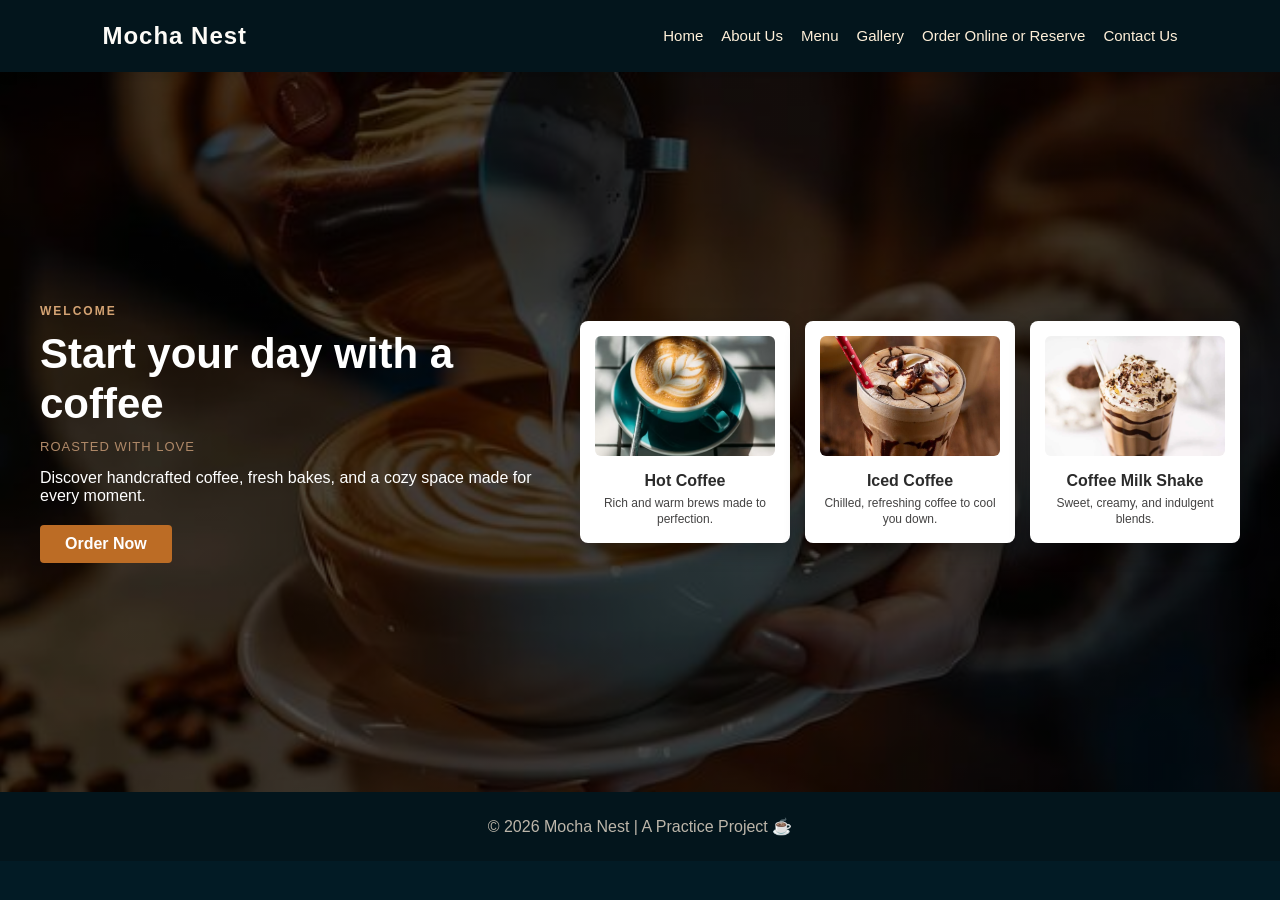
<file: index.html>
<!DOCTYPE html>
<html lang="en">
<head>
    <meta charset="UTF-8"> <!--helps to get all the contain properly on the page.-->
    <meta name="viewport" content="width=device-width, initial-scale=1.0">
    <title>Caffe</title>
    <link rel="stylesheet" href="style.css"> <!--to access the style-->
</head>
<body>
   <div class="navbar"> <!--div makes a box of container & navbar is a class name for css-->
    <div class="logo">Mocha Nest</div>
    <ul class="nav-links">    <!--unorder list with class name nav-links.-->
        <li><a href="index.html">Home</a></li> <!--it creates a clickable link like when clicking on home it opens index.html file contain.-->
        <li><a href="about.html">About Us</a></li>
        <li><a href="menu.html">Menu</a></li>
        <li><a href="gallery.html">Gallery</a></li>
        <li><a href="order.html">Order Online or Reserve</a></li>
        <li><a href="contact.html">Contact Us</a></li>
    </ul>
</div>
   <section class="hero-template"> <!--section is used to groups the related content.-->
    <div class="hero-left"> <!--creates a box container at the left.-->
        <span class="welcome-tag">WELCOME</span> <!--span is used for inline text like small text.-->
        <h1>Start your day with a coffee</h1>
        <p class="roasted-text">ROASTED WITH LOVE</p>
        <p>Discover handcrafted coffee, fresh bakes, and a cozy space made for every moment.</p>
        <a href="menu.html" class="btn-order">Order Now</a> <!--clickable btn order(when clicks on it it will open the menu)and class=btn-order is class name for the css styling-->
    </div>
    <div class="hero-cards"> <!--creates a box container-->
        <div class="card-item"> <!--1st box for img-->
            <img src="hot-coffee.jpg" alt="Hot Coffee"> <!--insert the img and alt is used if the img is not displayed then it will show the text of alt.-->
            <h3>Hot Coffee</h3> <!--heading for the img-->
            <p>Rich and warm brews made to perfection.</p> <!--para/description for the img-->
        </div>
        <div class="card-item"> <!--2nd container-->
            <img src="iced-coffee.jpg" alt="Iced Coffee">
            <h3>Iced Coffee</h3>
            <p>Chilled, refreshing coffee to cool you down.</p>
        </div>
        <div class="card-item">
            <img src="milkshake.jpg" alt="Coffee Milk Shake">
            <h3>Coffee Milk Shake</h3>
            <p>Sweet, creamy, and indulgent blends.</p>
        </div>
    </div>
</section>
<footer>
        <p>© 2026 Mocha Nest | A Practice Project ☕</p>
    </footer>
</body>
</html>
</file>
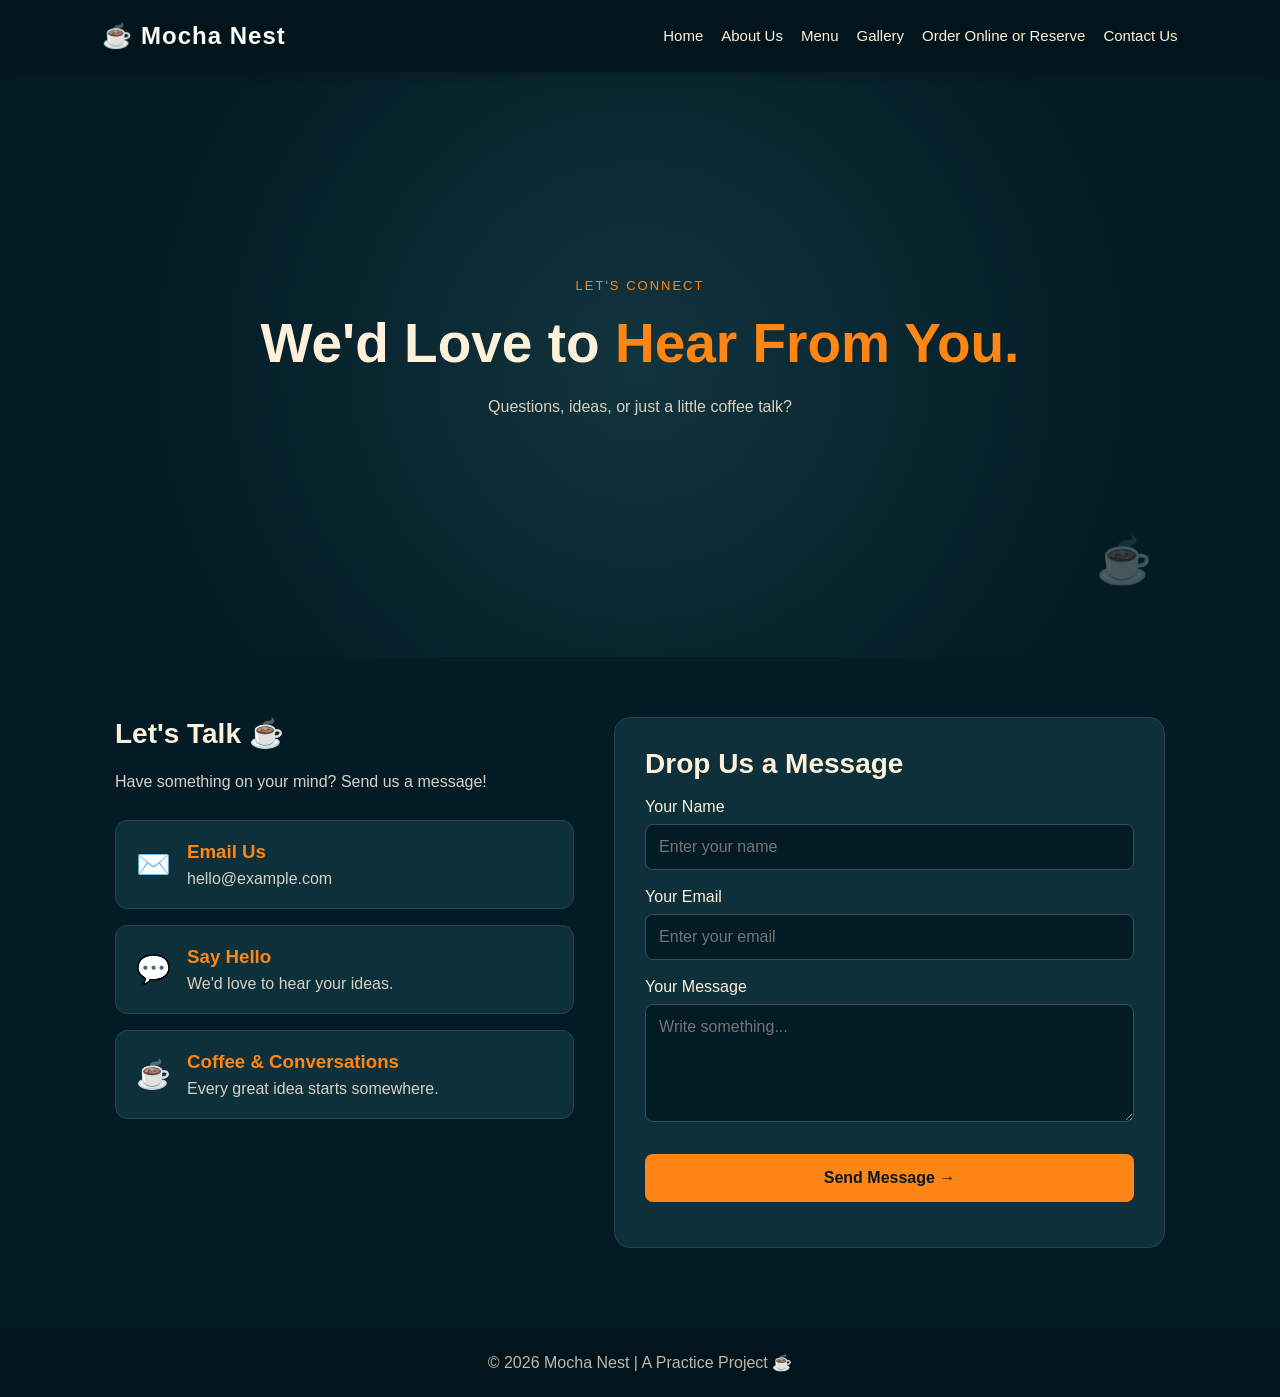
<file: contact.html>
<!DOCTYPE html>
<html lang="en">
<head>
    <meta charset="UTF-8">
    <meta name="viewport" content="width=device-width, initial-scale=1.0">
    <title>Contact Us | Mocha Nest</title>
    <link rel="stylesheet" href="style.css">
</head>
<body>

    <nav class="navbar">
        <h2 class="logo">☕ Mocha Nest</h2>

        <div class="nav-links">
        <li><a href="index.html">Home</a></li>
        <li><a href="about.html">About Us</a></li>
        <li><a href="menu.html">Menu</a></li>
        <li><a href="gallery.html">Gallery</a></li>
        <li><a href="order.html">Order Online or Reserve</a></li>
        <li><a href="contact.html">Contact Us</a></li>
        </div>
    </nav>

    <header class="hero">
        <p class="tagline">LET'S CONNECT</p>
        <h1>We'd Love to <span>Hear From You.</span></h1>
        <p>Questions, ideas, or just a little coffee talk?</p>
    </header>

    <main class="contact-container">

        <section class="contact-info">
            <h2>Let's Talk ☕</h2>
            <p>Have something on your mind? Send us a message!</p>

            <div class="info-card">
                <span>✉️</span>
                <div>
                    <h3>Email Us</h3>
                    <p>hello@example.com</p>
                </div>
            </div>

            <div class="info-card">
                <span>💬</span>
                <div>
                    <h3>Say Hello</h3>
                    <p>We'd love to hear your ideas.</p>
                </div>
            </div>

            <div class="info-card">
                <span>☕</span>
                <div>
                    <h3>Coffee & Conversations</h3>
                    <p>Every great idea starts somewhere.</p>
                </div>
            </div>
        </section>

        <section class="form-section">
            <h2>Drop Us a Message</h2>

            <form id="contactForm" novalidate>

                <label for="name">Your Name</label>
                <input type="text" id="name"
                       placeholder="Enter your name">
                <small class="error" id="nameError"></small>

                <label for="email">Your Email</label>
                <input type="email" id="email"
                       placeholder="Enter your email">
                <small class="error" id="emailError"></small>

                <label for="message">Your Message</label>
                <textarea id="message" rows="5"
                          placeholder="Write something..."></textarea>
                <small class="error" id="messageError"></small>

                <button type="submit" class="send-btn">
                    Send Message →
                </button>

                <p id="formStatus" aria-live="polite"></p>
            </form>
        </section>

    </main>

    <footer>
        <p>© 2026 Mocha Nest | A Practice Project ☕</p>
    </footer>

    <script src="contact.js"></script>
</body>
</html>
</file>
<file: style.css>
body {
    margin: 0;  /*remove the default outer space around the page*/
    font-family: 'Poppins', sans-serif, Arial;
    background-color: #fae8c6;
    color:#8b4e1c;
}
.navbar {
    display: flex;
    justify-content: space-between; /*arrange its element with flexbox*/
    align-items: center;
    background-color:rgba(2,27,37,0.65);
    padding: 15px 40px;
    box-shadow: 0 4px 10px rgba(0, 0, 0, 0.1);
}
.navbar .logo {
    color: #FDFBF7; 
    font-size: 24px;
    font-weight: bold;
    letter-spacing: 1px;
}
/* Navigation Links List */
.nav-links {
    list-style: none; /*removes bullet point*/
    display: flex; /*arrange in horizontal*/
    gap: 25px; /* Spaces out the links nicely */
    margin: 0; /*removes outside spacing*/
    padding: 0; /*removes inside spacing*/
}
/* Individual Links */
.nav-links a { /* a is for inside the nav link */
    text-decoration: none; /*removes the default underline*/
    color: #e3d5ca; /* Soft light brown/cream */
    font-size: 15px;
    font-weight: 500;
    transition: color 0.3s ease; /*smoothly changes the colour over 0.3 seconds.*/
    position: relative;
    padding-bottom: 5px;
}
/* Hover Effect: Turns gold and adds an underline animation */
.nav-links a:hover, 
.nav-links a.active {
    color: #d4a373;
}
.nav-links a::after {
    content: '';
    position: absolute;
    width: 0;
    height: 2px;
    bottom: 0;
    left: 0;
    background-color: #d4a373;
    transition: width 0.3s ease;
}
.nav-links a:hover::after,
.nav-links a.active::after {
    width: 100%;
}
.hero-template {
    display: flex;
    align-items: center;
    justify-content: space-between;
    padding: 60px 40px;
    background: linear-gradient(rgba(0, 0, 0, 0.7), rgba(0, 0, 0, 0.7)), url('hero-coffee.jpg');
    background-size: cover;
    background-position: center;
    color: #ffffff;
    min-height: 80vh;
    gap: 40px;
}
.hero-left {
    flex: 1;
    max-width: 500px;
}
.welcome-tag {
    font-size: 12px;
    letter-spacing: 2px;
    color: #d4a373;
    font-weight: bold;
}
.hero-left h1 {
    font-size: 42px;
    margin: 10px 0;
    line-height: 1.2;
}
.roasted-text {
    font-size: 13px;
    letter-spacing: 1px;
    color: #b08968;
    margin-bottom: 15px;
}
.btn-order {
    display: inline-block;
    padding: 10px 25px;
    background-color: #bc6c25;
    color: #ffffff;
    border-radius: 4px;
    text-decoration: none;
    font-weight: bold;
    margin-top: 20px;
}
.hero-cards {
    flex: 1.2;
    display: flex;
    gap: 15px;
}
.card-item {
    background: #ffffff;
    color: #2b2b2b;
    border-radius: 8px;
    overflow: hidden;
    padding: 15px;
    text-align: center;
    box-shadow: 0 8px 20px rgba(0,0,0,0.3);
    flex: 1;
}
.card-item img {
    width: 100%;
    height: 120px;
    object-fit: cover;
    border-radius: 6px;
}
.card-item h3 {
    font-size: 16px;
    margin: 12px 0 6px 0;
}
.card-item p {
    font-size: 12px;
    color: #444343;
    line-height: 1.3;
}
#animation
/* ===== HOME PAGE ANIMATIONS ===== */
/* 1. Smooth entrance for the hero section */
.hero-template {
    animation: heroFadeIn 1.2s ease-in-out both;
}
/* 2. Welcome text slides in from the left */
.hero-left {
    animation: slideInLeft 1s ease-out both;
}
/* 3. Heading appears smoothly */
.hero-left h1 {
    animation: fadeInUp 1s ease-out 0.3s both;
}
/* 4. Coffee cards slide up one by one */
.card-item {
    opacity: 0;
    animation: cardSlideUp 0.8s ease-out forwards;
    transition: transform 0.35s ease, box-shadow 0.35s ease;
}
.card-item:nth-child(1) {
    animation-delay: 0.3s;
}
.card-item:nth-child(2) {
    animation-delay: 0.6s;
}
.card-item:nth-child(3) {
    animation-delay: 0.9s;
}
/* 5. Cards lift up when hovered */
.card-item:hover {
    transform: translateY(-12px) scale(1.03);
    box-shadow: 0 15px 30px rgba(0, 0, 0, 0.4);
}
/* 6. Coffee images zoom on hover */
.card-item img {
    transition: transform 0.5s ease;
}
.card-item:hover img {
    transform: scale(1.08);
}
/* 7. Order button animation */
.btn-order {
    transition: transform 0.3s ease,
                background-color 0.3s ease,
                box-shadow 0.3s ease;
}
.btn-order:hover {
    background-color: #d4a373;
    transform: translateY(-4px) scale(1.05);
    box-shadow: 0 8px 18px rgba(212, 163, 115, 0.4);
}
.btn-order:active {
    transform: scale(0.96);
}
/* 8. Background image slowly zooms in */
@keyframes heroFadeIn {
    from {
        opacity: 0;
    }
    to {
        opacity: 1;
    }
}
/* 9. Text slides in from the left */
@keyframes slideInLeft {
    from {
        opacity: 0;
        transform: translateX(-45px);
    }
    to {
        opacity: 1;
        transform: translateX(0);
    }
}
/* 10. Text moves upward while appearing */
@keyframes fadeInUp {
    from {
        opacity: 0;
        transform: translateY(25px);
    }
    to {
        opacity: 1;
        transform: translateY(0);
    }
}
/* 11. Coffee cards rise into view */
@keyframes cardSlideUp {
    from {
        opacity: 0;
        transform: translateY(45px);
    }
    to {
        opacity: 1;
        transform: translateY(0);
    }
}
/* 12. Respect reduced-motion preferences */
@media (prefers-reduced-motion: reduce) {
    .hero-template,
    .hero-left,
    .hero-left h1,
    .card-item {
        animation: none;
        opacity: 1;
    }

    .card-item,
    .card-item img,
    .btn-order {
        transition: none;
    }
}
/*About css*/
* {
    margin: 0;
    padding: 0;
    box-sizing: border-box;
}

html {
    scroll-behavior: smooth;
}

body {
    background: #021b25;
    color: #fff0d9;
    font-family: Arial, sans-serif;
}

/* Navigation bar */
.navbar {
    display: flex;
    justify-content: space-between;
    align-items: center;
    padding: 22px 8%;
    background: #03151c;
    position: sticky;
    top: 0;
    z-index: 10;
}

.logo {
    color: #ff8615;
}

.nav-links {
    display: flex;
    gap: 25px;
}

.nav-links a {
    color: #fff0d9;
    text-decoration: none;
    transition: color 0.3s;
}

.nav-links a:hover {
    color: #ff8615;
}

/* Hero section */
.hero {
    min-height: 65vh;
    display: flex;
    flex-direction: column;
    justify-content: center;
    align-items: center;
    text-align: center;
    padding: 60px 20px;
    background: radial-gradient(circle, #12343d, #021b25 70%);
}

.tagline {
    color: #ff8615;
    letter-spacing: 3px;
    font-size: 13px;
    margin-bottom: 18px;
}

.hero h1 {
    font-size: clamp(35px, 6vw, 65px);
    margin-bottom: 18px;
    animation: fadeUp 0.8s ease both;
}

.hero h1 span {
    color: #ff8615;
}

.hero > p:not(.tagline) {
    color: #d8d0c3;
    margin-bottom: 30px;
}

.btn {
    display: inline-block;
    background: #ff8615;
    color: #021b25;
    padding: 14px 25px;
    border-radius: 8px;
    text-decoration: none;
    font-weight: bold;
    transition: transform 0.3s, background 0.3s;
}

.btn:hover {
    background: #ffa344;
    transform: translateY(-4px);
}

/* Story section */
.story {
    display: flex;
    align-items: center;
    gap: 50px;
    padding: 80px 8%;
}

.story-image,
.story-text {
    flex: 1;
}

.story-image img {
    width: 100%;
    display: block;
    border-radius: 18px;
    box-shadow: 0 10px 35px #0005;
}

.story-text h2,
.values h2 {
    font-size: 32px;
    margin-bottom: 20px;
}

.story-text > p:not(.tagline) {
    color: #d8d0c3;
    line-height: 1.8;
    margin-bottom: 15px;
}

/* Value cards */
.values {
    padding: 60px 8%;
    text-align: center;
    background: #03151c;
}

.value-cards {
    display: flex;
    gap: 22px;
    margin-top: 35px;
}

.card {
    flex: 1;
    padding: 30px 20px;
    background: #0d303a;
    border: 1px solid #244550;
    border-radius: 14px;
    transition: transform 0.3s, border-color 0.3s;
}

.card:hover {
    transform: translateY(-8px);
    border-color: #ff8615;
}

.card h3 {
    color: #ff8615;
    margin-bottom: 14px;
}

.card p {
    color: #d8d0c3;
    line-height: 1.6;
}

/* Footer */
footer {
    text-align: center;
    padding: 25px;
    color: #bdb6aa;
}

/* Entrance animation */
@keyframes fadeUp {
    from {
        opacity: 0;
        transform: translateY(25px);
    }

    to {
        opacity: 1;
        transform: translateY(0);
    }
}

/* Mobile layout */
@media (max-width: 700px) {
    .navbar {
        flex-direction: column;
        gap: 18px;
    }

    .nav-links {
        gap: 18px;
    }

    .story {
        flex-direction: column;
        padding: 50px 6%;
    }

    .value-cards {
        flex-direction: column;
    }
}

/* animation for about

/* ===== ANIMATED HERO ===== */

.hero {
    overflow: hidden;
    position: relative;
}

.hero .tagline {
    animation: fadeUp 0.7s ease both;
}

.hero h1 {
    animation: fadeUp 0.9s ease both;
}

.hero > p:not(.tagline) {
    animation: fadeUp 1.1s ease both;
}

.hero .btn {
    animation: fadeUp 1.3s ease both, glow 2s ease-in-out 1.5s infinite;
}

/* Floating coffee decoration */
.hero::after {
    content: "☕";
    position: absolute;
    right: 10%;
    bottom: 12%;
    font-size: 45px;
    opacity: 0.3;
    pointer-events: none;
    animation: floatCoffee 3s ease-in-out infinite;
}

/* ===== STORY REVEAL ===== */

.story-image {
    animation: slideLeft 1s ease both;
}

.story-text {
    animation: slideRight 1s ease both;
}

.story-image img {
    transition: transform 0.6s ease, filter 0.6s ease;
}

.story-image:hover img {
    transform: scale(1.03);
    filter: brightness(1.1);
}

/* ===== ANIMATED CARDS ===== */

.card {
    opacity: 0;
    animation: fadeUp 0.8s ease forwards;
}

.card:nth-child(1) {
    animation-delay: 0.1s;
}

.card:nth-child(2) {
    animation-delay: 0.3s;
}

.card:nth-child(3) {
    animation-delay: 0.5s;
}

.card:hover {
    box-shadow: 0 12px 30px #ff861525;
}

/* ===== ANIMATION KEYFRAMES ===== */

@keyframes slideLeft {
    from {
        opacity: 0;
        transform: translateX(-45px);
    }

    to {
        opacity: 1;
        transform: translateX(0);
    }
}

@keyframes slideRight {
    from {
        opacity: 0;
        transform: translateX(45px);
    }

    to {
        opacity: 1;
        transform: translateX(0);
    }
}

@keyframes floatCoffee {
    0%, 100% {
        transform: translateY(0) rotate(-8deg);
    }

    50% {
        transform: translateY(-18px) rotate(8deg);
    }
}

@keyframes glow {
    0%, 100% {
        box-shadow: 0 0 5px #ff861540;
    }

    50% {
        box-shadow: 0 0 22px #ff8615a0;
    }
}

/* ===== SMOOTH INTERACTIONS ===== */

.nav-links a {
    position: relative;
}

.nav-links a::after {
    content: "";
    position: absolute;
    width: 0;
    height: 2px;
    bottom: -6px;
    left: 0;
    background: #ff8615;
    transition: width 0.3s ease;
}

.nav-links a:hover::after {
    width: 100%;
}

/* Respect reduced-motion preferences */
@media (prefers-reduced-motion: reduce) {
    *,
    *::before,
    *::after {
        animation-duration: 0.01ms !important;
        animation-iteration-count: 1 !important;
        scroll-behavior: auto !important;
        transition-duration: 0.01ms !important;
    }
}


/* Scroll reveal */
.reveal {
    opacity: 0;
    transform: translateY(35px);
    transition: opacity 0.8s ease, transform 0.8s ease;
}

.reveal.visible {
    opacity: 1;
    transform: translateY(0);
}

/* Story image and text slide in */
.story-image.reveal {
    transform: translateX(-40px);
}

.story-text.reveal {
    transform: translateX(40px);
}

.story-image.reveal.visible,
.story-text.reveal.visible {
    transform: translateX(0);
}

/* Cards rise in one after another */
.card.reveal:nth-child(1) {
    transition-delay: 0.05s;
}

.card.reveal:nth-child(2) {
    transition-delay: 0.2s;
}

.card.reveal:nth-child(3) {
    transition-delay: 0.35s;
}

@media (prefers-reduced-motion: reduce) {
    .reveal,
    .story-image.reveal,
    .story-text.reveal {
        opacity: 1;
        transform: none;
        transition: none;
    }
}

/* css for gallery */

* {
    margin: 0;
    padding: 0;
    box-sizing: border-box;
}

html {
    scroll-behavior: smooth;
}

body {
    background: #021b25;
    color: #fff0d9;
    font-family: Arial, sans-serif;
}

.navbar {
    display: flex;
    justify-content: space-between;
    align-items: center;
    padding: 22px 8%;
    background: #03151c;
    position: sticky;
    top: 0;
    z-index: 10;
}

.logo {
    color: #ff8615;
}

.nav-links {
    display: flex;
    flex-wrap: wrap;
    gap: 22px;
}

.nav-links a {
    color: #fff0d9;
    text-decoration: none;
    transition: color 0.3s;
}

.nav-links a:hover {
    color: #ff8615;
}

.hero {
    text-align: center;
    padding: 85px 20px 65px;
    background: radial-gradient(circle, #12343d, #021b25 70%);
    animation: fadeUp 0.8s ease both;
}

.tagline {
    color: #ff8615;
    letter-spacing: 3px;
    font-size: 13px;
    margin-bottom: 18px;
}

.hero h1 {
    font-size: clamp(32px, 5vw, 58px);
    margin-bottom: 18px;
}

.hero h1 span {
    color: #ff8615;
}

.hero > p:last-child {
    color: #d8d0c3;
    line-height: 1.7;
}

.gallery {
    padding: 20px 8% 80px;
    display: grid;
    grid-template-columns: repeat(3, minmax(0, 1fr));
    gap: 25px;
}

.gallery-card {
    height: 300px;
    position: relative;
    overflow: hidden;
    border-radius: 16px;
    border: 1px solid #244550;
    opacity: 0;
    transform: translateY(25px);
    transition: opacity 0.7s ease, transform 0.7s ease,
                border-color 0.3s, box-shadow 0.3s;
}

.gallery-card.visible {
    opacity: 1;
    transform: translateY(0);
}

.gallery-card img {
    width: 100%;
    height: 100%;
    object-fit: cover;
    display: block;
    transition: transform 0.7s ease, filter 0.5s ease;
}

.overlay {
    position: absolute;
    inset: 0;
    display: flex;
    flex-direction: column;
    justify-content: flex-end;
    padding: 25px;
    background: linear-gradient(
        transparent 20%,
        rgba(2, 27, 37, 0.95)
    );
    opacity: 0.9;
    transition: opacity 0.4s ease;
}

.overlay h2 {
    color: #ff8615;
    margin-bottom: 10px;
    transform: translateY(10px);
    transition: transform 0.4s ease;
}

.overlay p {
    color: #fff0d9;
    transform: translateY(10px);
    opacity: 0;
    transition: transform 0.4s ease, opacity 0.4s ease;
}

.gallery-card:hover {
    border-color: #ff8615;
    box-shadow: 0 12px 30px #ff861525;
}

.gallery-card:hover img {
    transform: scale(1.1);
    filter: brightness(0.8);
}

.gallery-card:hover .overlay {
    opacity: 1;
}

.gallery-card:hover .overlay h2,
.gallery-card:hover .overlay p {
    transform: translateY(0);
    opacity: 1;
}

footer {
    text-align: center;
    padding: 25px;
    color: #bdb6aa;
    background: #03151c;
}

@keyframes fadeUp {
    from {
        opacity: 0;
        transform: translateY(25px);
    }
    to {
        opacity: 1;
        transform: translateY(0);
    }
}

@media (max-width: 900px) {
    .gallery {
        grid-template-columns: repeat(2, minmax(0, 1fr));
    }
}

@media (max-width: 600px) {
    .navbar {
        flex-direction: column;
        gap: 18px;
    }

    .gallery {
        grid-template-columns: 1fr;
        padding: 20px 6% 50px;
    }

    .gallery-card {
        height: 280px;
    }
}

@media (prefers-reduced-motion: reduce) {
    *,
    *::before,
    *::after {
        animation-duration: 0.01ms !important;
        transition-duration: 0.01ms !important;
    }
}
/* css for contact */

* {
    margin: 0;
    padding: 0;
    box-sizing: border-box;
}

html {
    scroll-behavior: smooth;
}

body {
    background: #021b25;
    color: #fff0d9;
    font-family: Arial, sans-serif;
}

.navbar {
    display: flex;
    justify-content: space-between;
    align-items: center;
    flex-wrap: wrap;
    gap: 18px;
    padding: 22px 8%;
    background: #03151c;
    position: sticky;
    top: 0;
    z-index: 10;
}

.logo {
    color: #ff8615;
}

.nav-links {
    display: flex;
    flex-wrap: wrap;
    gap: 20px;
}

.nav-links a {
    color: #fff0d9;
    text-decoration: none;
    transition: color 0.3s;
}

.nav-links a:hover {
    color: #ff8615;
}

.hero {
    text-align: center;
    padding: 75px 20px;
    background: radial-gradient(circle, #12343d, #021b25 70%);
    animation: fadeUp 0.8s ease both;
}

.tagline {
    color: #ff8615;
    letter-spacing: 3px;
    font-size: 13px;
    margin-bottom: 18px;
}

.hero h1 {
    font-size: clamp(32px, 5vw, 55px);
    margin-bottom: 18px;
}

.hero h1 span {
    color: #ff8615;
}

.hero > p:last-child {
    color: #d8d0c3;
    line-height: 1.7;
}

.contact-container {
    display: grid;
    grid-template-columns: 1fr 1.2fr;
    gap: 40px;
    max-width: 1100px;
    margin: auto;
    padding: 60px 25px 80px;
}

.contact-info,
.form-section {
    animation: fadeUp 0.9s ease both;
}

.contact-info h2,
.form-section h2 {
    font-size: 28px;
    margin-bottom: 18px;
}

.contact-info > p {
    color: #d8d0c3;
    line-height: 1.7;
    margin-bottom: 25px;
}

.info-card {
    display: flex;
    align-items: center;
    gap: 16px;
    background: #0d303a;
    border: 1px solid #244550;
    padding: 20px;
    margin-bottom: 16px;
    border-radius: 12px;
    transition: transform 0.3s, border-color 0.3s;
}

.info-card:hover {
    transform: translateX(6px);
    border-color: #ff8615;
}

.info-card span {
    font-size: 28px;
}

.info-card h3 {
    color: #ff8615;
    margin-bottom: 7px;
}

.info-card p {
    color: #d8d0c3;
    overflow-wrap: anywhere;
}

.form-section {
    background: #0d303a;
    padding: 30px;
    border: 1px solid #244550;
    border-radius: 16px;
    animation-delay: 0.2s;
}

.form-section h2 {
    color: #fff0d9;
}

form label {
    display: block;
    margin: 18px 0 8px;
}

form input,
form textarea {
    width: 100%;
    padding: 13px;
    border: 1px solid #36515a;
    border-radius: 8px;
    background: #021b25;
    color: #fff0d9;
    font: inherit;
    outline: none;
    transition: border-color 0.3s, box-shadow 0.3s;
}

form input:focus,
form textarea:focus {
    border-color: #ff8615;
    box-shadow: 0 0 0 3px #ff861520;
}

form textarea {
    resize: vertical;
}

.error {
    display: block;
    color: #ff9b8e;
    font-size: 13px;
    margin-top: 6px;
}

.send-btn {
    width: 100%;
    margin-top: 22px;
    padding: 15px;
    border: none;
    border-radius: 8px;
    background: #ff8615;
    color: #021b25;
    font-size: 16px;
    font-weight: bold;
    cursor: pointer;
    transition: transform 0.3s, box-shadow 0.3s;
}

.send-btn:hover {
    transform: translateY(-3px);
    box-shadow: 0 8px 25px #ff861540;
}

#formStatus {
    margin-top: 15px;
    line-height: 1.6;
    color: #ffb35c;
}

footer {
    text-align: center;
    padding: 25px;
    color: #bdb6aa;
    background: #03151c;
}

@keyframes fadeUp {
    from {
        opacity: 0;
        transform: translateY(25px);
    }

    to {
        opacity: 1;
        transform: translateY(0);
    }
}

@media (max-width: 750px) {
    .navbar {
        justify-content: center;
    }

    .contact-container {
        grid-template-columns: 1fr;
        padding: 40px 6%;
    }

    .form-section {
        padding: 22px;
    }
}

@media (prefers-reduced-motion: reduce) {
    *,
    *::before,
    *::after {
        animation: none !important;
        transition: none !important;
        scroll-behavior: auto !important;
    }
}
/* css for order*/

* {
    margin: 0;
    padding: 0;
    box-sizing: border-box;
}

body {
    background: #021b25;
    color: #fff0d9;
    font-family: Arial, sans-serif;
}

.navbar {
    display: flex;
    justify-content: space-between;
    align-items: center;
    flex-wrap: wrap;
    gap: 18px;
    padding: 22px 8%;
    background: #03151c;
    position: sticky;
    top: 0;
    z-index: 10;
}

.logo {
    color: #ff8615;
}

.nav-links {
    display: flex;
    flex-wrap: wrap;
    gap: 18px;
}

.nav-links a {
    color: #fff0d9;
    text-decoration: none;
    transition: color 0.3s;
}

.nav-links a:hover {
    color: #ff8615;
}

.hero {
    text-align: center;
    padding: 65px 20px;
    background: radial-gradient(circle, #12343d, #021b25 70%);
    animation: fadeUp 0.8s ease both;
}

.tagline {
    color: #ff8615;
    letter-spacing: 2px;
    font-size: 13px;
    margin-bottom: 18px;
}

.hero h1 {
    font-size: clamp(32px, 5vw, 55px);
    margin-bottom: 18px;
}

.hero h1 span {
    color: #ff8615;
}

.hero p:last-child {
    color: #d8d0c3;
}

.order-layout {
    display: grid;
    grid-template-columns: 1fr 320px;
    gap: 30px;
    max-width: 1250px;
    margin: auto;
    padding: 45px 25px 70px;
    align-items: start;
}

.products h2,
.cart h2 {
    margin-bottom: 25px;
}

.product-grid {
    display: grid;
    grid-template-columns: repeat(2, minmax(0, 1fr));
    gap: 22px;
}

.product-card {
    background: #0d303a;
    border: 1px solid #244550;
    border-radius: 14px;
    padding: 15px;
    animation: fadeUp 0.6s ease both;
    transition: transform 0.3s, border-color 0.3s;
}

.product-card:hover {
    transform: translateY(-6px);
    border-color: #ff8615;
}

.product-card img {
    width: 100%;
    height: 170px;
    object-fit: cover;
    border-radius: 9px;
}

.product-card h3 {
    margin: 15px 0 8px;
}

.product-card p {
    color: #ff8615;
    font-size: 19px;
    font-weight: bold;
}

.add-btn,
.clear-btn {
    border: none;
    border-radius: 7px;
    padding: 11px;
    cursor: pointer;
    font-weight: bold;
    transition: transform 0.2s, background 0.2s;
}

.add-btn {
    width: 100%;
    margin-top: 14px;
    background: #ff8615;
    color: #021b25;
}

.add-btn:hover,
.clear-btn:hover {
    transform: translateY(-2px);
    background: #ffa344;
}

.cart {
    position: sticky;
    top: 100px;
    padding: 22px;
    background: #0d303a;
    border: 1px solid #244550;
    border-radius: 14px;
}

.cart-row {
    display: flex;
    justify-content: space-between;
    gap: 10px;
    align-items: center;
    margin-bottom: 18px;
    color: #e4ded2;
}

.quantity-controls {
    display: flex;
    align-items: center;
    gap: 9px;
    margin-top: 7px;
}

.quantity-controls button {
    width: 27px;
    height: 27px;
    border: none;
    border-radius: 5px;
    background: #ff8615;
    color: #021b25;
    cursor: pointer;
    font-weight: bold;
}

.empty-cart,
.demo-note {
    color: #bdb6aa;
    line-height: 1.6;
}

.cart-total {
    display: flex;
    justify-content: space-between;
    padding-top: 20px;
    margin-top: 15px;
    border-top: 1px solid #36515a;
    font-size: 20px;
    font-weight: bold;
}

#cartTotal {
    color: #ff8615;
}

.clear-btn {
    width: 100%;
    margin-top: 18px;
    background: #ff8615;
    color: #021b25;
}

.demo-note {
    margin-top: 15px;
    font-size: 12px;
}

footer {
    text-align: center;
    padding: 25px;
    background: #03151c;
    color: #bdb6aa;
}

@keyframes fadeUp {
    from {
        opacity: 0;
        transform: translateY(22px);
    }
    to {
        opacity: 1;
        transform: translateY(0);
    }
}

@media (max-width: 850px) {
    .order-layout {
        grid-template-columns: 1fr;
    }

    .cart {
        position: static;
    }
}

@media (max-width: 500px) {
    .navbar {
        justify-content: center;
    }

    .product-grid {
        grid-template-columns: 1fr;
    }
}

@media (prefers-reduced-motion: reduce) {
    *,
    *::before,
    *::after {
        animation: none !important;
        transition: none !important;
    }
}
</file>
